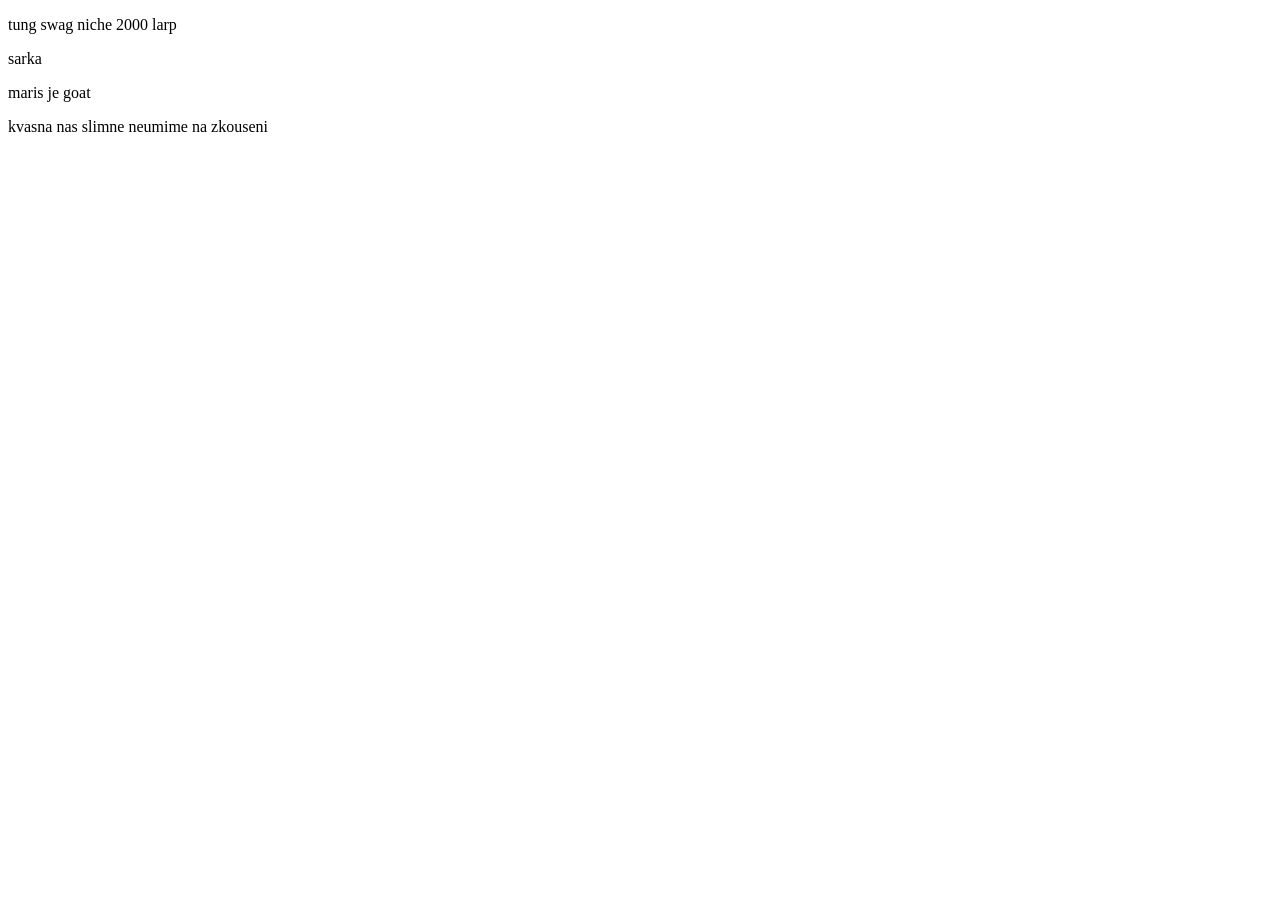
<file: moje projects/index.html>
<!DOCTYPE html>
<html>
<head>
<meta charset="UTF-8">
<title>sarinafuuuj</title>
</head>
<body>
<p>tung swag niche 2000 larp </p>
<p>sarka </p>
<p>maris je goat </p>
<p>kvasna nas slimne neumime na zkouseni </p>
</body>
</html>
</file>
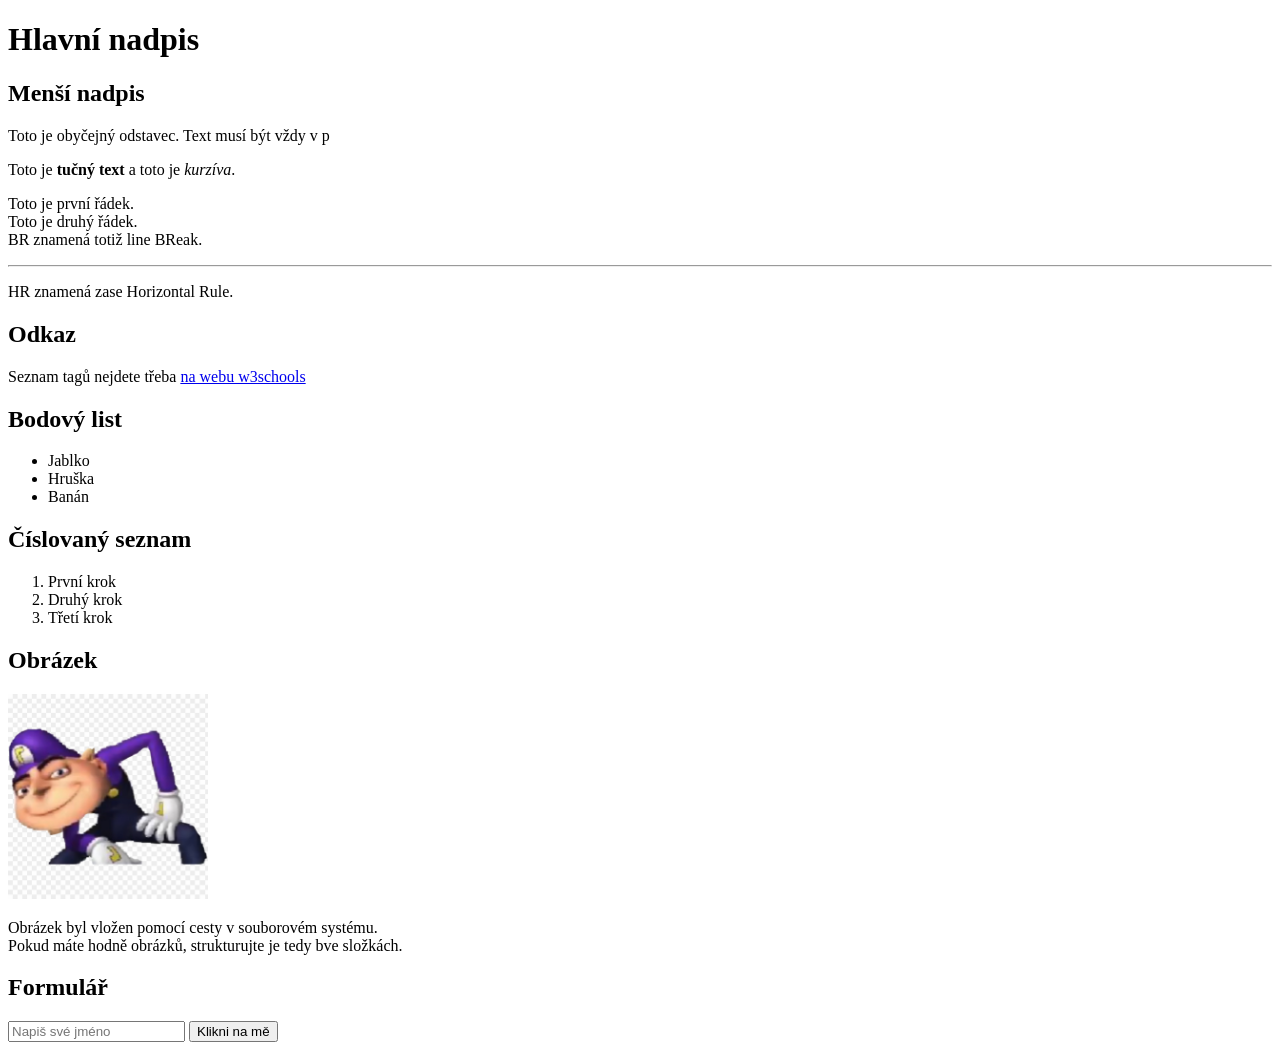
<file: 1. staticky_web/1.1. jednoduche_tagy/index.html>
<!DOCTYPE html>
<html>
<head>
    <title>Moje první stránka</title>
</head>

<body>

    <h1>Hlavní nadpis</h1>
    <h2>Menší nadpis</h2>

    <p>Toto je obyčejný odstavec. Text musí být vždy v p</p>
	
	
	<!-- komentář není na stránce vidět-->
	<!-- smrdíš -->
    <p>
        Toto je <b>tučný text</b>
        a toto je <i>kurzíva</i>.
    </p>

    <p>
        Toto je první řádek.<br>
        Toto je druhý řádek.<br>
		BR znamená totiž line BReak.
    </p>

    <hr>
	
	<p>HR znamená zase Horizontal Rule.</p>

    <h2>Odkaz</h2>

    <p> Seznam tagů nejdete třeba <a href="https://www.w3schools.com/TAGS/default.asp">na webu w3schools</a></p>

    <h2>Bodový list</h2>


    <ul>
        <li>Jablko</li>
        <li>Hruška</li>
        <li>Banán</li>
    </ul>

    <h2>Číslovaný seznam</h2>

    <ol>
        <li>První krok</li>
        <li>Druhý krok</li>
        <li>Třetí krok</li>
    </ol>

    
    <h2>Obrázek</h2>

    <img src="wagruigy.png" width="200px" alt="Ukázkový obrázek">
	<p>Obrázek byl vložen pomocí cesty v souborovém systému. <br> Pokud máte hodně obrázků, strukturujte je tedy bve složkách.</p>


    <h2>Formulář</h2>

    <input type="text" placeholder="Napiš své jméno">

    <button>Klikni na mě</button>

</body>
</html>
</file>
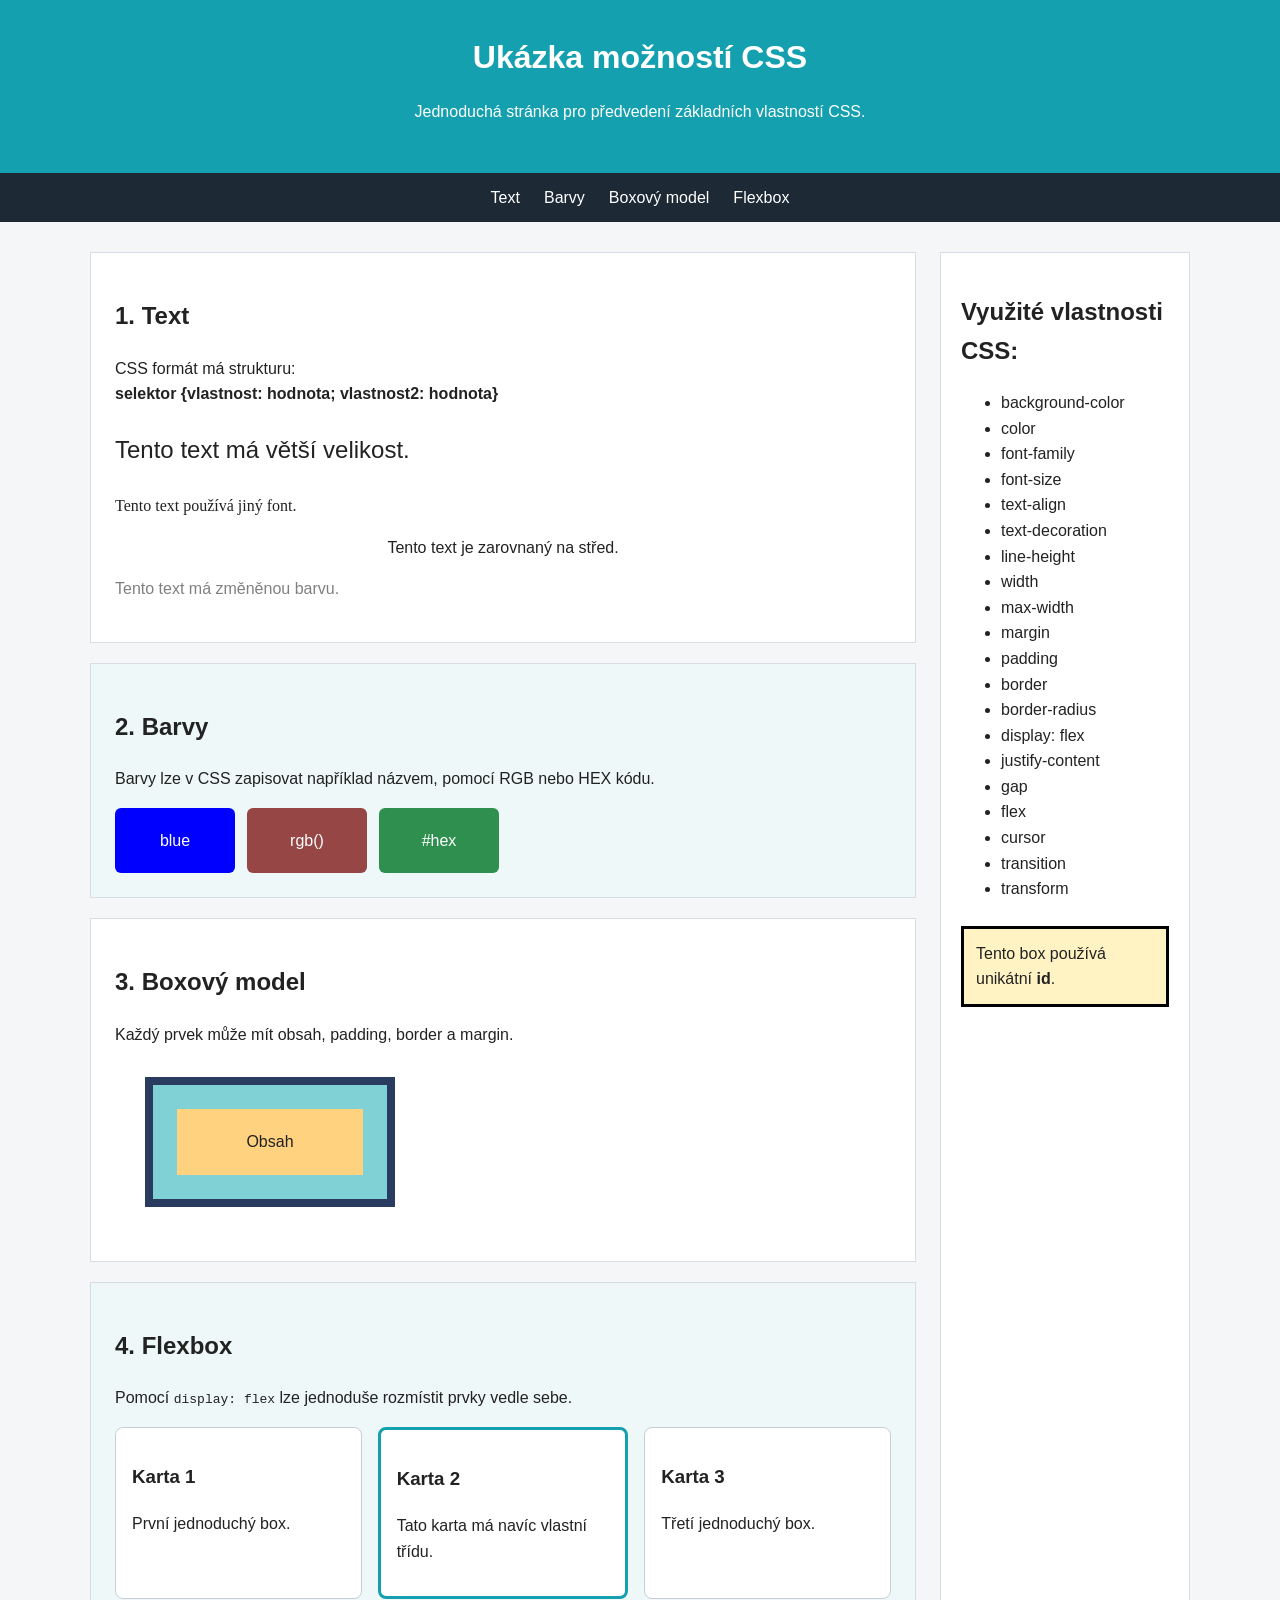
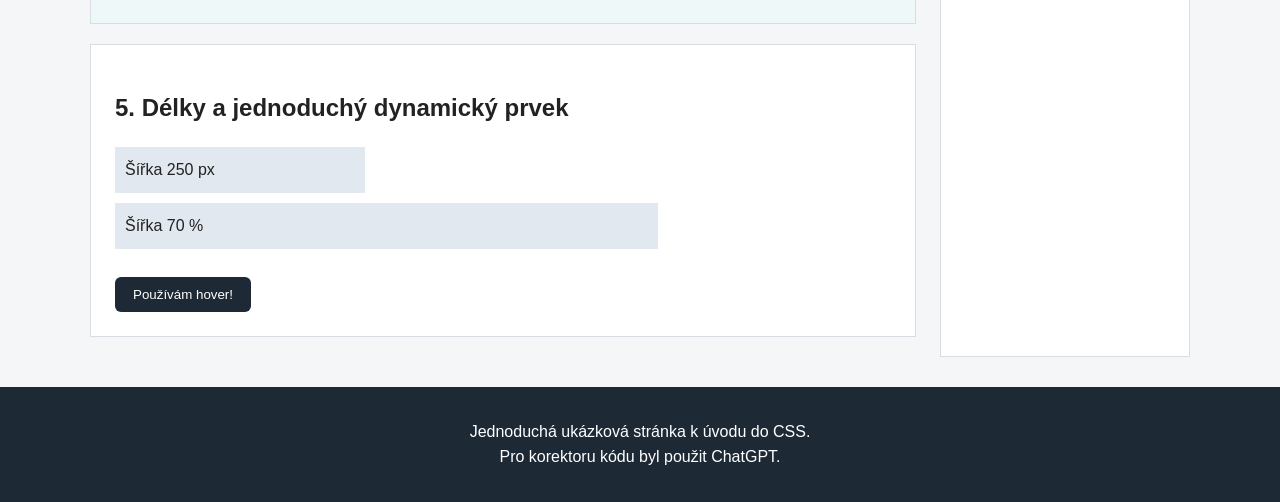
<file: 1. staticky_web/1.2 vyuziti_css/index.html>
<!doctype html>
<html lang="cs">
<head>
    <meta charset="utf-8">
    <meta name="viewport" content="width=device-width, initial-scale=1">
    <title>Ukázka CSS</title>
    <link rel="stylesheet" href="styles.css">
</head>
<body>

    <header class="site-header">
        <h1>Ukázka možností CSS</h1>
        <p>Jednoduchá stránka pro předvedení základních vlastností CSS.</p>
    </header>

    <nav class="navigation">
        <a href="#text">Text</a>
        <a href="#colors">Barvy</a>
        <a href="#box-model">Boxový model</a>
        <a href="#flexbox">Flexbox</a>
    </nav>

    <div class="page-layout">
        <main>
            <section id="text" class="section">
                <h2>1. Text</h2>
                <p>CSS formát má strukturu: <br><b> selektor   {vlastnost: hodnota; vlastnost2: hodnota}</b></p>
                <p class="large-text">Tento text má větší velikost.</p>
                <p class="different-font">Tento text používá jiný font.</p>
                <p class="centered-text">Tento text je zarovnaný na střed.</p>
                <p class="muted-text">Tento text má změněnou barvu.</p>
            </section>

            <section id="colors" class="section alternate">
                <h2>2. Barvy</h2>
                <p>Barvy lze v CSS zapisovat například názvem, pomocí RGB nebo HEX kódu.</p>

                <div class="color-row">
                    <div class="color-box color-name">blue</div>
                    <div class="color-box color-rgb">rgb()</div>
                    <div class="color-box color-hex">#hex</div>
                </div>
            </section>

            <section id="box-model" class="section">
                <h2>3. Boxový model</h2>
                <p>Každý prvek může mít obsah, padding, border a margin.</p>

                <div class="box-example">
                    <div class="box-content">Obsah</div>
                </div>
            </section>

            <section id="flexbox" class="section alternate">
                <h2>4. Flexbox</h2>
                <p>Pomocí <code>display: flex</code> lze jednoduše rozmístit prvky vedle sebe.</p>

                <div class="cards">
                    <article class="card">
                        <h3>Karta 1</h3>
                        <p>První jednoduchý box.</p>
                    </article>

                    <article class="card featured-card">
                        <h3>Karta 2</h3>
                        <p>Tato karta má navíc vlastní třídu.</p>
                    </article>

                    <article class="card">
                        <h3>Karta 3</h3>
                        <p>Třetí jednoduchý box.</p>
                    </article>
                </div>
            </section>

            <section class="section">
                <h2>5. Délky a jednoduchý dynamický prvek</h2>

                <div class="fixed-width">Šířka 250 px</div>
                <div class="relative-width">Šířka 70 %</div>

                <button class="demo-button">Používám hover!</button>
            </section>
        </main>

        <aside class="sidebar">
            <h2>Využité vlastnosti CSS:</h2>

            <ul>
                <li>background-color</li>
                <li>color</li>
                <li>font-family</li>
                <li>font-size</li>
                <li>text-align</li>
                <li>text-decoration</li>
                <li>line-height</li>
                <li>width</li>
                <li>max-width</li>
                <li>margin</li>
                <li>padding</li>
                <li>border</li>
                <li>border-radius</li>
                <li>display: flex</li>
                <li>justify-content</li>
                <li>gap</li>
                <li>flex</li>
                <li>cursor</li>
                <li>transition</li>
                <li>transform</li>
            </ul>

            <p id="unique-note">
                Tento box používá unikátní <strong>id</strong>.
            </p>
        </aside>
    </div>

    <footer class="site-footer">
        <p>Jednoduchá ukázková stránka k úvodu do CSS.<br> Pro korektoru kódu byl použit ChatGPT.</p>
    </footer>

</body>
</html>
</file>
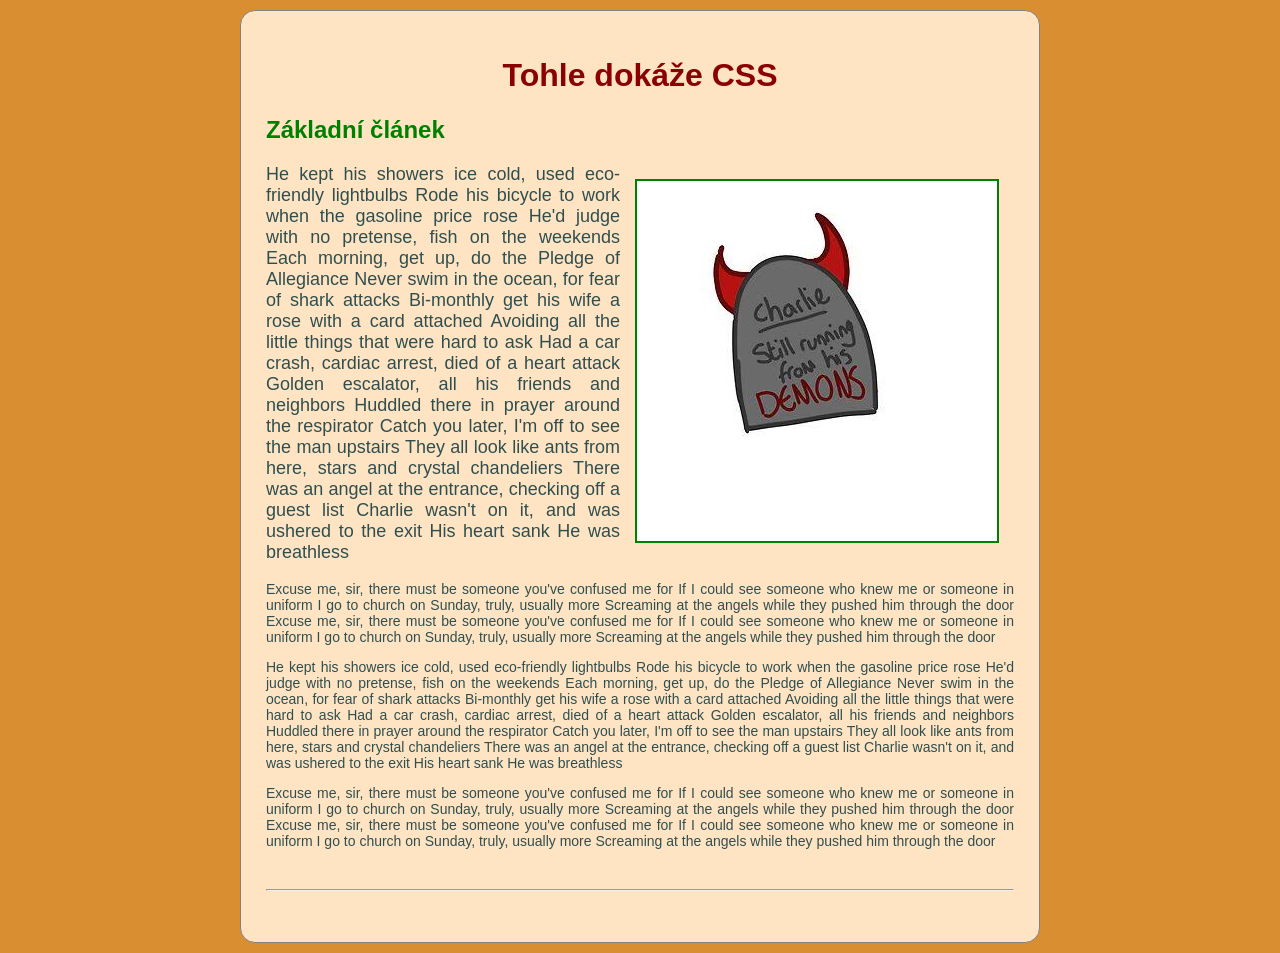
<file: 1. staticky_web/1.3 css_z_hodin/index.html>
<!DOCTYPE html>
<html lang="cs">
<head>
    <meta charset="UTF-8">
    <meta name="viewport" content="width=device-width, initial-scale=1.0">
    <title>Moje první CSS!</title>
    <link rel="stylesheet" href="styles.css">
</head>
<body>
    <div>
    <h1>Tohle dokáže CSS</h1>
    <h2>Základní článek</h2>
    <img src="charlie.jpg" alt="Charlie´s inferno">

    <p style="font-size:18px">He kept his showers ice cold, used eco-friendly lightbulbs
Rode his bicycle to work when the gasoline price rose
He'd judge with no pretense, fish on the weekends
Each morning, get up, do the Pledge of Allegiance
Never swim in the ocean, for fear of shark attacks
Bi-monthly get his wife a rose with a card attached
Avoiding all the little things that were hard to ask
Had a car crash, cardiac arrest, died of a heart attack
Golden escalator, all his friends and neighbors
Huddled there in prayer around the respirator
Catch you later, I'm off to see the man upstairs
They all look like ants from here, stars and crystal chandeliers
There was an angel at the entrance, checking off a guest list
Charlie wasn't on it, and was ushered to the exit
His heart sank
He was breathless</p>

    <p>Excuse me, sir, there must be someone you've confused me for
If I could see someone who knew me or someone in uniform
I go to church on Sunday, truly, usually more
Screaming at the angels while they pushed him through the door
Excuse me, sir, there must be someone you've confused me for
If I could see someone who knew me or someone in uniform
I go to church on Sunday, truly, usually more
Screaming at the angels while they pushed him through the door</p>


    <p>He kept his showers ice cold, used eco-friendly lightbulbs
Rode his bicycle to work when the gasoline price rose
He'd judge with no pretense, fish on the weekends
Each morning, get up, do the Pledge of Allegiance
Never swim in the ocean, for fear of shark attacks
Bi-monthly get his wife a rose with a card attached
Avoiding all the little things that were hard to ask
Had a car crash, cardiac arrest, died of a heart attack
Golden escalator, all his friends and neighbors
Huddled there in prayer around the respirator
Catch you later, I'm off to see the man upstairs
They all look like ants from here, stars and crystal chandeliers
There was an angel at the entrance, checking off a guest list
Charlie wasn't on it, and was ushered to the exit
His heart sank
He was breathless</p>

    <p>Excuse me, sir, there must be someone you've confused me for
If I could see someone who knew me or someone in uniform
I go to church on Sunday, truly, usually more
Screaming at the angels while they pushed him through the door
Excuse me, sir, there must be someone you've confused me for
If I could see someone who knew me or someone in uniform
I go to church on Sunday, truly, usually more
Screaming at the angels while they pushed him through the door</p>
<br>
<hr>
<br>
</div>
</body>
</html>
</file>
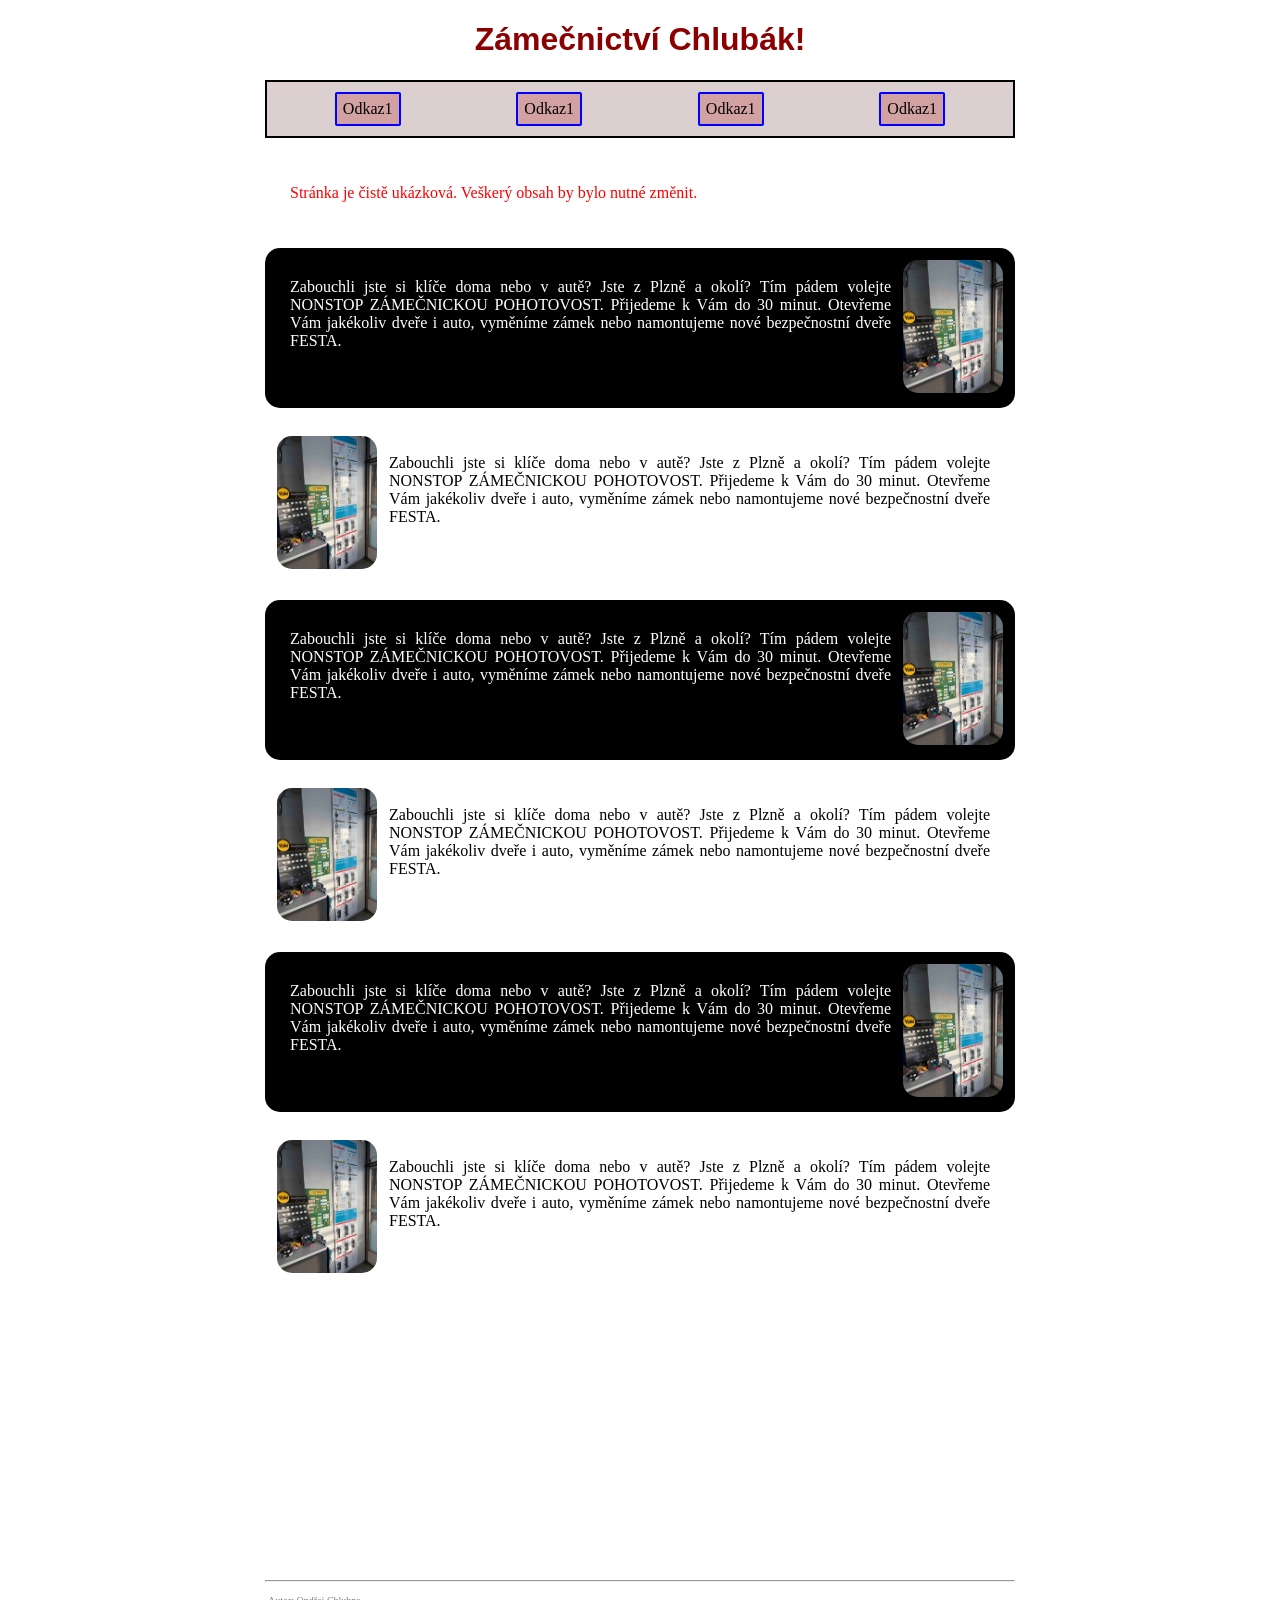
<file: 1. staticky_web/1.4 zamecnictvi_z_hodin/index.html>
<!DOCTYPE html>
<html lang="cs">
<head>
    <meta charset="UTF-8">
    <meta name="viewport" content="width=device-width, initial-scale=1.0">
    <title>Zámečnictví Chlubák!</title>
    <link rel="stylesheet" href="styles.css">
    <link rel="icon" href="favicon.png">
    <meta name="referrer" content="strict-origin-when-cross-origin">
</head>
<body>
    <h1 id="nazev">Zámečnictví Chlubák!</h1>
    <div id="nav">
        <a  href="index.html">Odkaz1</a>
        <a  href="index.html">Odkaz1</a>
        <a  href="index.html">Odkaz1</a>
        <a  href="index.html">Odkaz1</a>
    </div>
    <!-- Stránka je čistě ukázková. Veškerý obsah by bylo nutné změnit. --> 
    <p style="color:red;">Stránka je čistě ukázková. Veškerý obsah by bylo nutné změnit.</p>

    <div class="cerny">
        <img class="vpravo" src="zamek.webp" alt="fotka zamecnictvi">
        <p>Zabouchli jste si klíče doma nebo v autě? Jste z Plzně a okolí? Tím pádem volejte NONSTOP ZÁMEČNICKOU POHOTOVOST. Přijedeme k Vám do 30 minut. Otevřeme Vám jakékoliv dveře i auto, vyměníme zámek nebo namontujeme nové bezpečnostní dveře FESTA.</p>
    </div>

    <div class="bily">
        <img class="vlevo" src="zamek.webp" alt="fotka zamecnictvi">
        <p>Zabouchli jste si klíče doma nebo v autě? Jste z Plzně a okolí? Tím pádem volejte NONSTOP ZÁMEČNICKOU POHOTOVOST. Přijedeme k Vám do 30 minut. Otevřeme Vám jakékoliv dveře i auto, vyměníme zámek nebo namontujeme nové bezpečnostní dveře FESTA.</p>
    </div>  

    <div class="cerny">
        <img class="vpravo" src="zamek.webp" alt="fotka zamecnictvi">
        <p>Zabouchli jste si klíče doma nebo v autě? Jste z Plzně a okolí? Tím pádem volejte NONSTOP ZÁMEČNICKOU POHOTOVOST. Přijedeme k Vám do 30 minut. Otevřeme Vám jakékoliv dveře i auto, vyměníme zámek nebo namontujeme nové bezpečnostní dveře FESTA.</p>
    </div>

    <div class="bily">
        <img class="vlevo" src="zamek.webp" alt="fotka zamecnictvi">
        <p>Zabouchli jste si klíče doma nebo v autě? Jste z Plzně a okolí? Tím pádem volejte NONSTOP ZÁMEČNICKOU POHOTOVOST. Přijedeme k Vám do 30 minut. Otevřeme Vám jakékoliv dveře i auto, vyměníme zámek nebo namontujeme nové bezpečnostní dveře FESTA.</p>
    </div>  

    <div class="cerny">
        <img class="vpravo" src="zamek.webp" alt="fotka zamecnictvi">
        <p>Zabouchli jste si klíče doma nebo v autě? Jste z Plzně a okolí? Tím pádem volejte NONSTOP ZÁMEČNICKOU POHOTOVOST. Přijedeme k Vám do 30 minut. Otevřeme Vám jakékoliv dveře i auto, vyměníme zámek nebo namontujeme nové bezpečnostní dveře FESTA.</p>
    </div>

    <div class="bily">
        <img class="vlevo" src="zamek.webp" alt="fotka zamecnictvi">
        <p>Zabouchli jste si klíče doma nebo v autě? Jste z Plzně a okolí? Tím pádem volejte NONSTOP ZÁMEČNICKOU POHOTOVOST. Přijedeme k Vám do 30 minut. Otevřeme Vám jakékoliv dveře i auto, vyměníme zámek nebo namontujeme nové bezpečnostní dveře FESTA.</p>
    </div>  

    <div style="text-align: center;">
        <iframe style="border:none" src="https://mapy.com/s/pefanujota" width="400" height="280" frameborder="0"></iframe>
    </div>

    <hr>
    <p id="footer-text">Autor: Ondřej Chlubna</p>
</body>
</html>
</file>
<file: 1. staticky_web/1.2 vyuziti_css/styles.css>
/* -------------------------------------------------
   ZÁKLAD STRÁNKY
   ------------------------------------------------- */

* {
    box-sizing: border-box;
}

body {
    margin: 0;
    font-family: Arial, sans-serif;
    color: #222;
    background-color: #f4f6f8;
    line-height: 1.6;
}

.site-header {
    background-color: rgb(20, 160, 175);
    color: white;
    text-align: center;
    padding: 32px 20px;
}

.site-header h1 {
    margin: 0;
}

.navigation {
    display: flex;
    justify-content: center;
    gap: 24px;

    background-color: #1d2935;
    padding: 12px;
}

.navigation a {
    color: white;
    text-decoration: none;
}

.navigation a:hover {
    text-decoration: underline;
}


/* -------------------------------------------------
   ROZLOŽENÍ
   ------------------------------------------------- */

.page-layout {
    display: flex;
    gap: 24px;

    width: 90%;
    max-width: 1100px;
    margin: 30px auto;
}

main {
    flex: 1;
}

.sidebar {
    width: 250px;
    background-color: white;
    border: 1px solid #d7dde3;
    padding: 20px;
}


/* -------------------------------------------------
   SEKCE
   ------------------------------------------------- */

.section {
    background-color: white;
    padding: 24px;
    margin-bottom: 20px;
    border: 1px solid #d7dde3;
}

.alternate {
    background-color: #eef8f8;
}


/* -------------------------------------------------
   TEXT
   ------------------------------------------------- */

.large-text {
    font-size: 24px;
}

.different-font {
    font-family: Georgia, serif;
}

.centered-text {
    text-align: center;
}

.muted-text {
    color: gray;
}


/* -------------------------------------------------
   BARVY
   ------------------------------------------------- */

.color-row {
    display: flex;
    gap: 12px;
    flex-wrap: wrap;
}

.color-box {
    width: 120px;
    padding: 20px 10px;
    color: white;
    text-align: center;
    border-radius: 6px;
}

.color-name {
    background-color: blue;
}

.color-rgb {
    background-color: rgb(151, 70, 70);
}

.color-hex {
    background-color: #2f8f4e;
}


/* -------------------------------------------------
   BOXOVÝ MODEL
   ------------------------------------------------- */

.box-example {
    width: 250px;

    margin: 30px;
    border: 8px solid #293b5f;
    padding: 24px;

    background-color: #7fd1d6;
}

.box-content {
    background-color: #ffd27f;
    padding: 20px;
    text-align: center;
}


/* -------------------------------------------------
   FLEXBOX A TŘÍDY
   ------------------------------------------------- */

.cards {
    display: flex;
    justify-content: space-between;
    gap: 16px;
}

.card {
    flex: 1;
    min-width: 150px;

    background-color: white;
    border: 1px solid #c7ced6;
    padding: 16px;
    border-radius: 8px;
}

.featured-card {
    border: 3px solid #14a0af;
}


/* -------------------------------------------------
   DÉLKY A HOVER
   ------------------------------------------------- */

.fixed-width,
.relative-width {
    background-color: #e2e8ef;
    margin: 10px 0;
    padding: 10px;
}

.fixed-width {
    width: 250px;
}

.relative-width {
    width: 70%;
}

.demo-button {
    margin-top: 18px;
    padding: 10px 18px;
    border: 0;
    border-radius: 6px;

    background-color: #1d2935;
    color: white;
    cursor: pointer;

    transition: transform 0.2s;
}

.demo-button:hover {
    transform: scale(1.08);
}


/* -------------------------------------------------
   ID – UNIKÁTNÍ PRVEK
   ------------------------------------------------- */

#unique-note {
    margin-top: 24px;
    padding: 12px;
    border: 3px solid black;
    background-color: #fff3c4;
}


/* -------------------------------------------------
   FOOTER
   ------------------------------------------------- */

.site-footer {
    background-color: #1d2935;
    color: white;
    text-align: center;
    padding: 16px;
}


/* -------------------------------------------------
   JEDNODUCHÁ RESPONSIVITA
   ------------------------------------------------- */

@media (max-width: 750px) {
    .page-layout {
        flex-direction: column;
    }

    .sidebar {
        width: auto;
    }

    .cards {
        flex-direction: column;
    }

    .navigation {
        flex-wrap: wrap;
    }
}
</file>
<file: 1. staticky_web/1.3 css_z_hodin/styles.css>
body {
    font-family: fantasy, 'Arial', 'Courier New', Courier, monospace;
    background-color: rgb(217, 142, 49);
    max-width: 800px;
    color: green;
    margin: 10px auto;
}

div {
    padding: 25px;
    background-color: bisque;
    border: 1px gray solid;
    border-radius: 15px;
}

p {
    text-align: justify;
    color: darkslategray;
    font-size: 14px;
}

h1 {
    color: darkred;
    text-align: center;
}

img {
    float: right;
    margin: 15px;
    border: green 2px solid;
}
</file>
<file: 1. staticky_web/1.4 zamecnictvi_z_hodin/styles.css>
body {
    max-width: 750px;
    margin: auto;
}

p {
    padding: 30px 25px;
    text-align: justify;
}

img {
    border-radius: 15px;
    width: 100px;
    transition: 1s;
}

.cerny {
    background-color: black;
    color:white;
    border-radius: 15px;
    height: 160px;
}

.vpravo {
    float: right;
    margin: 12px;
}

.bily {
    background-color: white;
    color:black;
    border-radius: 15px;
    height: 160px;
}

.vlevo {
    float: left;
    margin: 12px;
}

#nazev {
    text-align: center;
    color: darkred;
    font-family: 'Franklin Gothic Medium', 'Arial Narrow', Arial, sans-serif;
}

#footer-text {
    font-size: 10px;
    color: grey;
    padding: 3px;
}

#nav a {
    background-color: rgb(210, 161, 161);
    padding: 6px;
    border-radius: 2px;
    text-decoration: none;
    border: 2px blue solid;
    transition: 0.5s;
    color:black;
}

#nav a:hover {
    background-color: rgb(161, 210, 204);
}

img:hover {
    width: 105px;
    transition: 1s;
}

#nav {
    border: 2px solid black;
    padding: 10px;
    display: flex;
    justify-content: space-around;
    background-color: rgb(220, 207, 207);
    position: sticky;
    top: 0;
}
</file>
